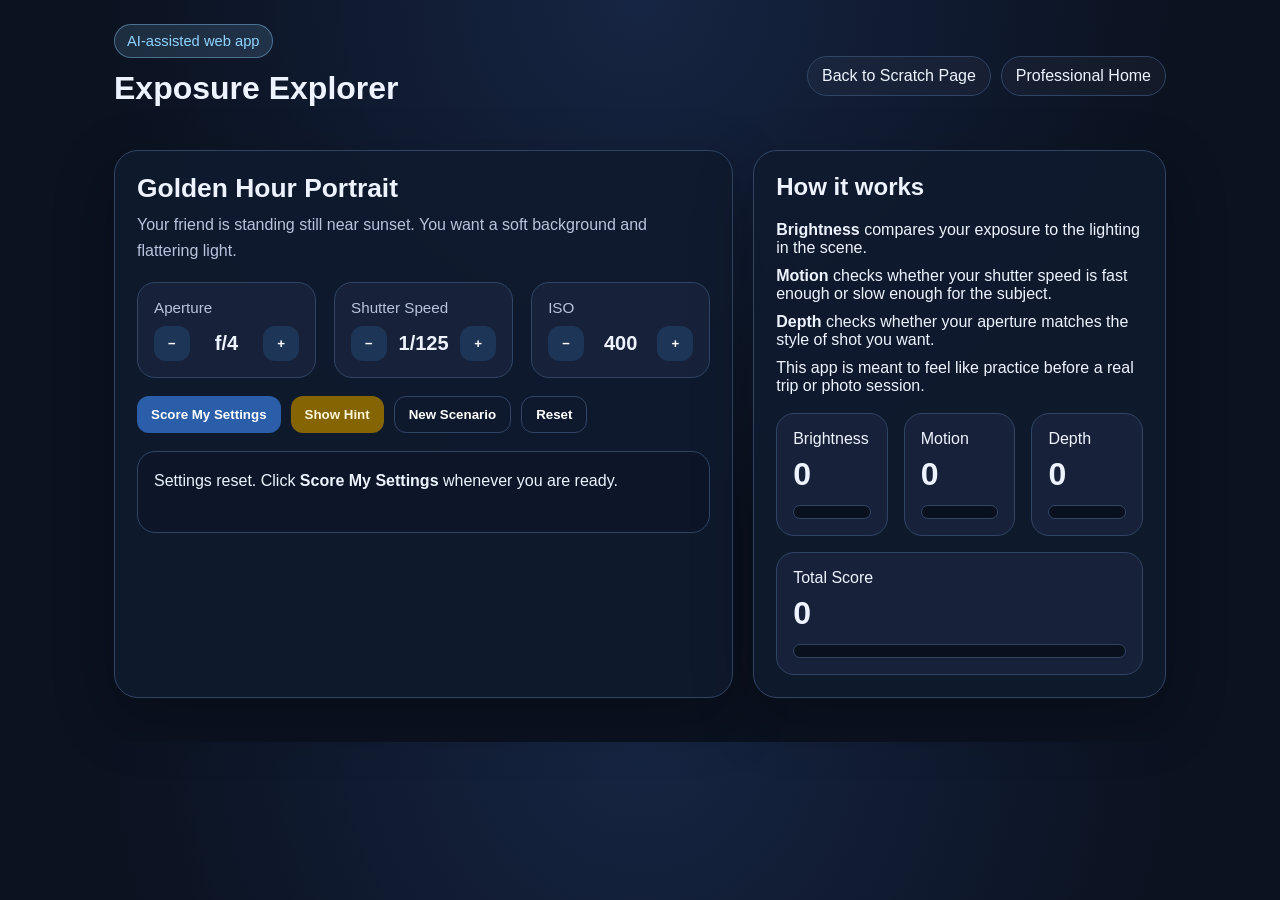
<file: app.html>
<!DOCTYPE html>
<html lang="en">
<head>
  <meta charset="UTF-8" />
  <meta name="viewport" content="width=device-width, initial-scale=1.0" />
  <title>Exposure Explorer</title>
  <style>
    :root{
      --bg:#0b1220;
      --panel:#101a2e;
      --soft:#17223a;
      --line:#304564;
      --text:#eef4ff;
      --muted:#b8c4dd;
      --accent:#8fd3ff;
      --gold:#ffd166;
      --green:#8fe388;
      --red:#ff8e8e;
    }
    *{box-sizing:border-box}
    body{
      margin:0;
      font-family:Arial, Helvetica, sans-serif;
      background:radial-gradient(circle at top, #162543 0%, var(--bg) 55%);
      color:var(--text);
    }
    .wrap{
      max-width:1100px;
      margin:0 auto;
      padding:24px;
    }
    .topnav{
      display:flex;
      flex-wrap:wrap;
      gap:12px;
      justify-content:space-between;
      align-items:center;
      margin-bottom:22px;
    }
    .links{
      display:flex;
      gap:10px;
      flex-wrap:wrap;
    }
    .links a{
      color:var(--text);
      text-decoration:none;
      padding:10px 14px;
      border:1px solid var(--line);
      border-radius:999px;
      background:rgba(255,255,255,0.03);
    }
    .hero{
      display:grid;
      grid-template-columns:1.2fr .8fr;
      gap:20px;
      margin-bottom:20px;
    }
    .panel{
      background:rgba(16,26,46,0.9);
      border:1px solid var(--line);
      border-radius:24px;
      padding:22px;
      box-shadow:0 20px 60px rgba(0,0,0,0.25);
    }
    h1,h2,h3,p{margin-top:0}
    .badge{
      display:inline-block;
      background:rgba(143,211,255,0.14);
      color:var(--accent);
      border:1px solid rgba(143,211,255,0.4);
      border-radius:999px;
      padding:8px 12px;
      margin-bottom:12px;
      font-size:0.92rem;
    }
    .scenario-name{
      font-size:1.65rem;
      margin-bottom:8px;
    }
    .mini{
      color:var(--muted);
      line-height:1.6;
    }
    .grid{
      display:grid;
      grid-template-columns:repeat(3,1fr);
      gap:18px;
      margin-top:18px;
    }
    .control{
      background:var(--soft);
      border:1px solid var(--line);
      border-radius:18px;
      padding:16px;
    }
    .control label{
      display:block;
      color:var(--muted);
      margin-bottom:10px;
      font-size:0.95rem;
    }
    .value-row{
      display:flex;
      align-items:center;
      justify-content:space-between;
      gap:8px;
    }
    .value{
      font-size:1.25rem;
      font-weight:700;
    }
    button{
      cursor:pointer;
      border:none;
      border-radius:12px;
      padding:10px 14px;
      font-weight:700;
      background:#1d3557;
      color:white;
    }
    button:hover{filter:brightness(1.08)}
    .button-bar{
      display:flex;
      flex-wrap:wrap;
      gap:10px;
      margin-top:18px;
    }
    .primary{background:#2a5ea8}
    .gold{background:#856404;color:#fff8d8}
    .ghost{background:transparent;border:1px solid var(--line)}
    .meter{
      margin-top:12px;
      background:#09111f;
      border-radius:999px;
      height:14px;
      overflow:hidden;
      border:1px solid var(--line);
    }
    .fill{
      height:100%;
      width:0%;
      transition:width .35s ease;
    }
    .score-layout{
      display:grid;
      grid-template-columns:repeat(3,1fr);
      gap:16px;
      margin-top:18px;
    }
    .score-card{
      background:var(--soft);
      border:1px solid var(--line);
      border-radius:18px;
      padding:16px;
    }
    .score-big{
      font-size:2rem;
      font-weight:800;
      margin:8px 0 0;
    }
    .hint{
      margin-top:16px;
      padding:14px;
      border-radius:16px;
      background:rgba(255,209,102,0.09);
      border:1px solid rgba(255,209,102,0.4);
      color:#fff1bd;
      display:none;
    }
    .results{
      margin-top:18px;
      padding:16px;
      border-radius:18px;
      background:#0d1629;
      border:1px solid var(--line);
      line-height:1.65;
      min-height:82px;
    }
    .legend{
      display:grid;
      gap:10px;
    }
    .legend p{margin-bottom:0}
    @media (max-width:900px){
      .hero, .grid, .score-layout{grid-template-columns:1fr}
    }
  </style>
</head>
<body>
  <div class="wrap">
    <div class="topnav">
      <div>
        <div class="badge">AI-assisted web app</div>
        <h1>Exposure Explorer</h1>
      </div>
      <div class="links">
        <a href="scratch.html">Back to Scratch Page</a>
        <a href="index.html">Professional Home</a>
      </div>
    </div>

    <div class="hero">
      <div class="panel">
        <h2 id="scenarioTitle" class="scenario-name">Loading scenario...</h2>
        <p id="scenarioDescription" class="mini"></p>

        <div class="grid">
          <div class="control">
            <label>Aperture</label>
            <div class="value-row">
              <button onclick="stepSetting('aperture', -1)">−</button>
              <div id="apertureValue" class="value">f/4</div>
              <button onclick="stepSetting('aperture', 1)">+</button>
            </div>
          </div>

          <div class="control">
            <label>Shutter Speed</label>
            <div class="value-row">
              <button onclick="stepSetting('shutter', -1)">−</button>
              <div id="shutterValue" class="value">1/125</div>
              <button onclick="stepSetting('shutter', 1)">+</button>
            </div>
          </div>

          <div class="control">
            <label>ISO</label>
            <div class="value-row">
              <button onclick="stepSetting('iso', -1)">−</button>
              <div id="isoValue" class="value">400</div>
              <button onclick="stepSetting('iso', 1)">+</button>
            </div>
          </div>
        </div>

        <div class="button-bar">
          <button class="primary" onclick="scoreSetup()">Score My Settings</button>
          <button class="gold" onclick="showHint()">Show Hint</button>
          <button class="ghost" onclick="randomScenario()">New Scenario</button>
          <button class="ghost" onclick="resetSettings()">Reset</button>
        </div>

        <div id="hintBox" class="hint"></div>
        <div id="results" class="results">Set your camera settings, then click <strong>Score My Settings</strong> to see how well they fit the scene.</div>
      </div>

      <div class="panel">
        <h2>How it works</h2>
        <div class="legend">
          <p><strong>Brightness</strong> compares your exposure to the lighting in the scene.</p>
          <p><strong>Motion</strong> checks whether your shutter speed is fast enough or slow enough for the subject.</p>
          <p><strong>Depth</strong> checks whether your aperture matches the style of shot you want.</p>
          <p>This app is meant to feel like practice before a real trip or photo session.</p>
        </div>

        <div class="score-layout">
          <div class="score-card">
            <div>Brightness</div>
            <div id="brightnessScore" class="score-big">0</div>
            <div class="meter"><div id="brightnessFill" class="fill"></div></div>
          </div>
          <div class="score-card">
            <div>Motion</div>
            <div id="motionScore" class="score-big">0</div>
            <div class="meter"><div id="motionFill" class="fill"></div></div>
          </div>
          <div class="score-card">
            <div>Depth</div>
            <div id="depthScore" class="score-big">0</div>
            <div class="meter"><div id="depthFill" class="fill"></div></div>
          </div>
        </div>

        <div class="score-card" style="margin-top:16px;">
          <div>Total Score</div>
          <div id="totalScore" class="score-big">0</div>
          <div class="meter"><div id="totalFill" class="fill"></div></div>
        </div>
      </div>
    </div>
  </div>

  <script>
    const apertureOptions = [1.8, 2.8, 4, 5.6, 8, 11, 16];
    const shutterOptions = [
      { label: '1/2000', value: 1/2000 },
      { label: '1/1000', value: 1/1000 },
      { label: '1/500', value: 1/500 },
      { label: '1/250', value: 1/250 },
      { label: '1/125', value: 1/125 },
      { label: '1/60', value: 1/60 },
      { label: '1/30', value: 1/30 },
      { label: '1/15', value: 1/15 }
    ];
    const isoOptions = [100, 200, 400, 800, 1600, 3200, 6400];

    const scenarios = [
      {
        title: 'Golden Hour Portrait',
        description: 'Your friend is standing still near sunset. You want a soft background and flattering light.',
        targetEV: 10,
        motionTarget: 1/125,
        depthTarget: 'shallow',
        hint: 'Use a wider aperture for blur, a medium shutter speed because the subject is mostly still, and keep ISO as low as the light allows.'
      },
      {
        title: 'Busy European Street at Night',
        description: 'You are handholding your camera in a lively city square after dark. You want a usable travel photo without too much blur.',
        targetEV: 4,
        motionTarget: 1/125,
        depthTarget: 'medium',
        hint: 'Night scenes need more light. Open your aperture, raise ISO, and avoid using a shutter speed that is too slow to handhold.'
      },
      {
        title: 'Fast Cyclist Passing By',
        description: 'A cyclist suddenly enters the frame in daylight. You want the rider sharp.',
        targetEV: 13,
        motionTarget: 1/1000,
        depthTarget: 'medium',
        hint: 'Fast motion means a fast shutter speed. If that darkens the image, compensate with ISO or a wider aperture.'
      },
      {
        title: 'Mountain Landscape Midday',
        description: 'You are taking a wide scenic shot in bright daylight and want foreground and background to look sharp.',
        targetEV: 14,
        motionTarget: 1/125,
        depthTarget: 'deep',
        hint: 'Landscapes usually benefit from a narrower aperture for depth. Midday light gives you room to keep ISO low.'
      }
    ];

    let state = {
      apertureIndex: 2,
      shutterIndex: 4,
      isoIndex: 2,
      scenario: scenarios[0]
    };

    function clamp(num, min, max){
      return Math.min(Math.max(num, min), max);
    }

    function updateDisplay(){
      document.getElementById('apertureValue').textContent = `f/${apertureOptions[state.apertureIndex]}`;
      document.getElementById('shutterValue').textContent = shutterOptions[state.shutterIndex].label;
      document.getElementById('isoValue').textContent = `${isoOptions[state.isoIndex]}`;
      document.getElementById('scenarioTitle').textContent = state.scenario.title;
      document.getElementById('scenarioDescription').textContent = state.scenario.description;
      document.getElementById('hintBox').style.display = 'none';
    }

    function stepSetting(setting, direction){
      const key = `${setting}Index`;
      let max = 0;
      if(setting === 'aperture') max = apertureOptions.length - 1;
      if(setting === 'shutter') max = shutterOptions.length - 1;
      if(setting === 'iso') max = isoOptions.length - 1;
      state[key] = clamp(state[key] + direction, 0, max);
      updateDisplay();
    }

    function randomScenario(){
      const current = state.scenario.title;
      const choices = scenarios.filter(s => s.title !== current);
      state.scenario = choices[Math.floor(Math.random() * choices.length)];
      resetSettings(false);
    }

    function resetSettings(changeResult = true){
      state.apertureIndex = 2;
      state.shutterIndex = 4;
      state.isoIndex = 2;
      updateDisplay();
      if(changeResult){
        document.getElementById('results').innerHTML = 'Settings reset. Click <strong>Score My Settings</strong> whenever you are ready.';
      } else {
        document.getElementById('results').innerHTML = 'New scenario loaded. Adjust your settings and then click <strong>Score My Settings</strong>.';
      }
      setScores(0,0,0,0);
    }

    function showHint(){
      const hintBox = document.getElementById('hintBox');
      hintBox.textContent = state.scenario.hint;
      hintBox.style.display = 'block';
    }

    function setScores(brightness, motion, depth, total){
      const items = [
        ['brightnessScore','brightnessFill',brightness],
        ['motionScore','motionFill',motion],
        ['depthScore','depthFill',depth],
        ['totalScore','totalFill',total]
      ];
      items.forEach(([textId, fillId, score]) => {
        document.getElementById(textId).textContent = Math.round(score);
        const fill = document.getElementById(fillId);
        fill.style.width = `${score}%`;
        fill.style.background = score >= 80 ? 'var(--green)' : score >= 60 ? 'var(--gold)' : 'var(--red)';
      });
    }

    function calcEV(aperture, shutter, iso){
      return Math.log2((aperture * aperture) / shutter) - Math.log2(iso / 100);
    }

    function scoreBrightness(actualEV, targetEV){
      const diff = Math.abs(actualEV - targetEV);
      return clamp(100 - diff * 22, 0, 100);
    }

    function scoreMotion(shutter, target){
      const ratio = shutter / target;
      if(ratio >= 1){ return 100; }
      if(ratio >= 0.75){ return 82; }
      if(ratio >= 0.5){ return 65; }
      if(ratio >= 0.25){ return 40; }
      return 15;
    }

    function scoreDepth(aperture, target){
      if(target === 'shallow'){
        if(aperture <= 2.8) return 100;
        if(aperture <= 4) return 82;
        if(aperture <= 5.6) return 58;
        return 28;
      }
      if(target === 'medium'){
        if(aperture > 2.8 && aperture <= 8) return 100;
        if(aperture <= 11) return 72;
        return 45;
      }
      if(target === 'deep'){
        if(aperture >= 8 && aperture <= 16) return 100;
        if(aperture >= 5.6) return 75;
        return 32;
      }
      return 50;
    }

    function buildFeedback(total, brightness, motion, depth, actualEV){
      const comments = [];
      if(brightness < 65){
        if(actualEV > state.scenario.targetEV){
          comments.push('Your settings make the image too dark for this scene.');
        } else {
          comments.push('Your settings make the image too bright for this scene.');
        }
      } else {
        comments.push('Your brightness is in a solid range for the light in this scene.');
      }

      if(motion < 65){
        comments.push('Your shutter speed is likely too slow for the kind of movement or handholding involved.');
      } else {
        comments.push('Your shutter speed matches the motion needs pretty well.');
      }

      if(depth < 65){
        comments.push('Your aperture does not quite match the style of depth of field this shot needs.');
      } else {
        comments.push('Your aperture choice fits the look this scene calls for.');
      }

      let overall = 'Keep adjusting and try again.';
      if(total >= 90) overall = 'Excellent setup. This is very close to what a photographer would realistically use.';
      else if(total >= 75) overall = 'Strong setup. A few tweaks could make it even better.';
      else if(total >= 60) overall = 'You are on the right track, but one or two settings are holding the shot back.';

      return `<strong>${overall}</strong><br>${comments.join(' ')}`;
    }

    function scoreSetup(){
      const aperture = apertureOptions[state.apertureIndex];
      const shutter = shutterOptions[state.shutterIndex].value;
      const iso = isoOptions[state.isoIndex];
      const actualEV = calcEV(aperture, shutter, iso);

      const brightness = scoreBrightness(actualEV, state.scenario.targetEV);
      const motion = scoreMotion(shutter, state.scenario.motionTarget);
      const depth = scoreDepth(aperture, state.scenario.depthTarget);
      const total = Math.round((brightness + motion + depth) / 3);

      setScores(brightness, motion, depth, total);
      document.getElementById('results').innerHTML = buildFeedback(total, brightness, motion, depth, actualEV);
    }

    updateDisplay();
    resetSettings();
  </script>
</body>
</html>
</file>
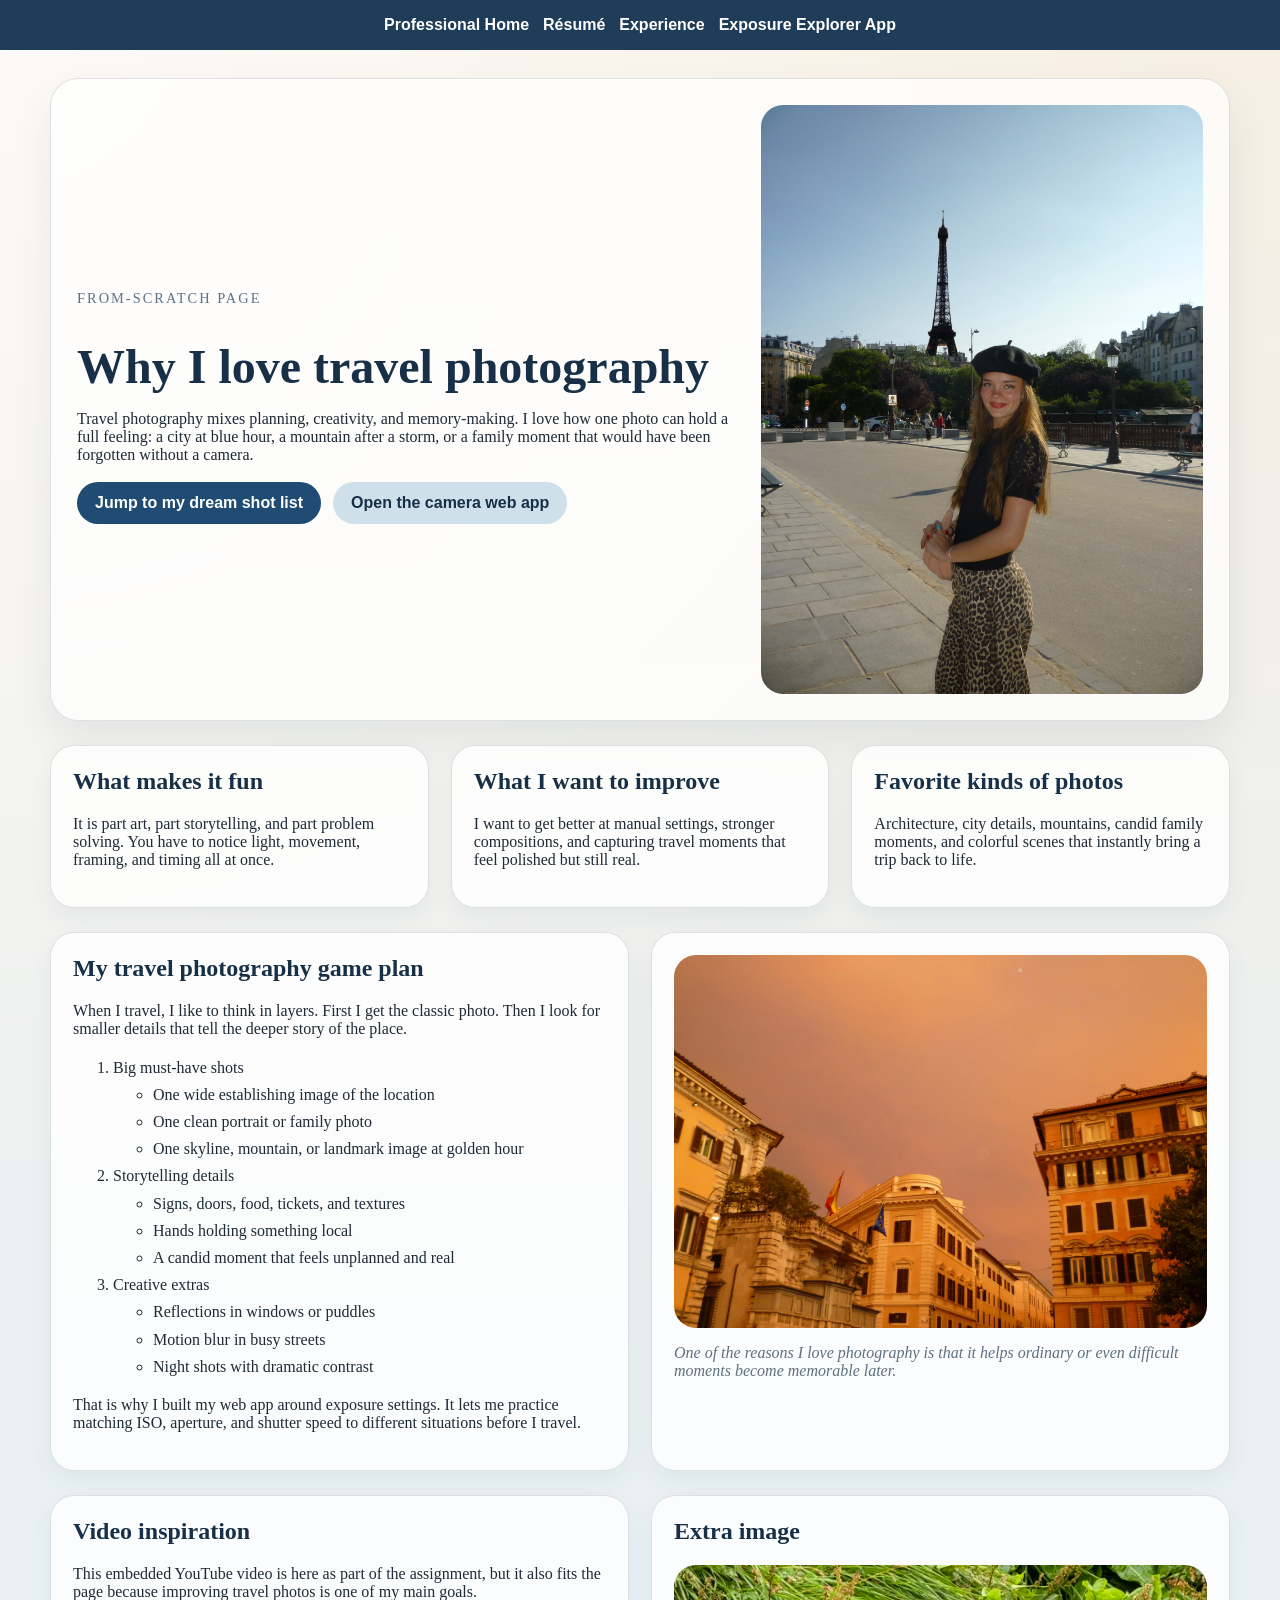
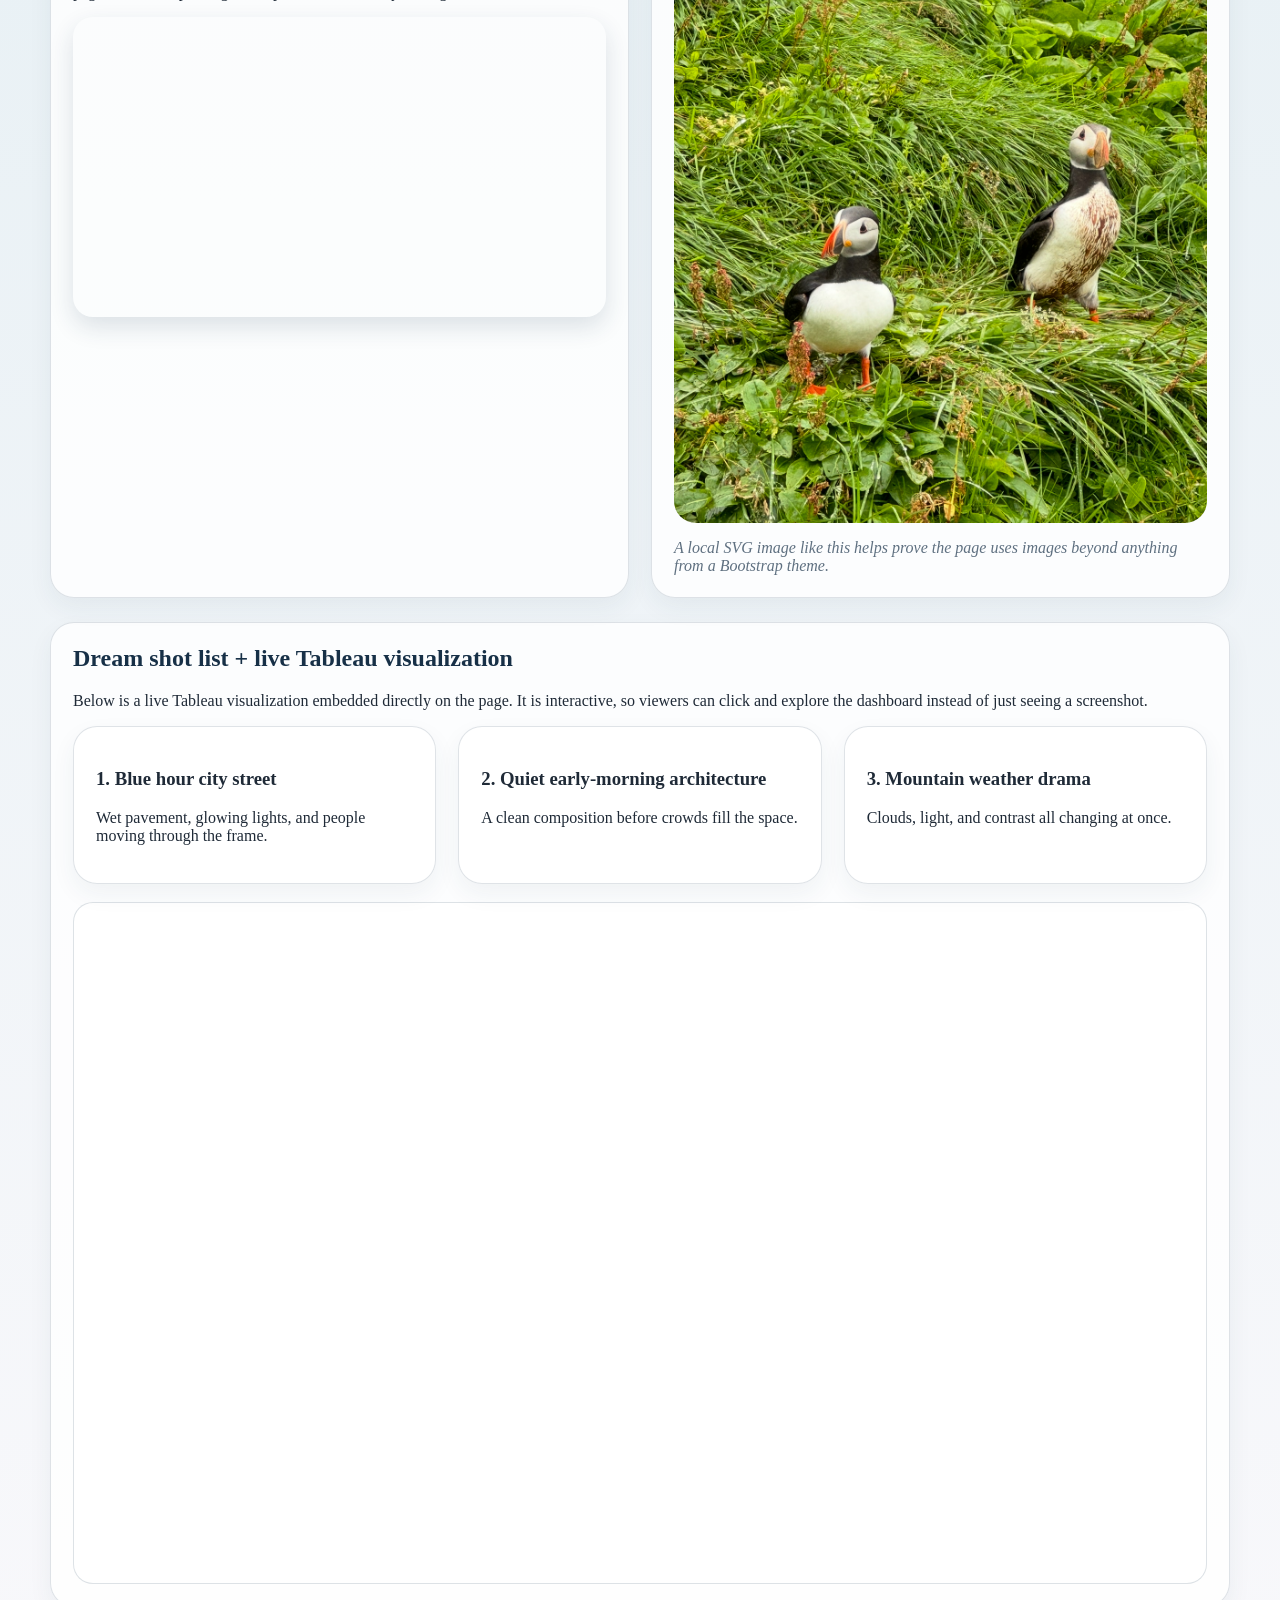
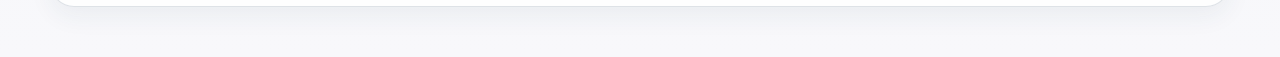
<file: scratch.html>
<!DOCTYPE html>
<html lang="en">
<head>
  <meta charset="UTF-8" />
  <meta name="viewport" content="width=device-width, initial-scale=1.0" />
  <title>Travel Photography | From-Scratch Page</title>
  <link rel="stylesheet" href="assets/scratch.css" />
  <script type="module" src="https://public.tableau.com/javascripts/api/tableau.embedding.3.latest.min.js"></script>
</head>
<body>
  <div class="topbar">
    <a href="index.html">Professional Home</a>
    <a href="resume.html">Résumé</a>
    <a href="projects.html">Experience</a>
    <a href="app.html">Exposure Explorer App</a>
  </div>

  <div class="page-shell">
    <div class="hero-box">
      <div class="hero-text">
        <p class="eyebrow">FROM-SCRATCH PAGE</p>
        <h1>Why I love travel photography</h1>
        <p>
          Travel photography mixes planning, creativity, and memory-making. I love how one photo can hold a full feeling:
          a city at blue hour, a mountain after a storm, or a family moment that would have been forgotten without a camera.
        </p>
        <div class="button-row">
          <a class="button" href="#dream-shot-list">Jump to my dream shot list</a>
          <a class="button button-secondary" href="app.html">Open the camera web app</a>
        </div>
      </div>
      <div class="hero-art">
        <img src="images/P1060105.jpg" alt="Travel photo" />
      </div>
    </div>

    <div class="three-up">
      <div class="info-card">
        <h2>What makes it fun</h2>
        <p>
          It is part art, part storytelling, and part problem solving. You have to notice light, movement, framing, and timing
          all at once.
        </p>
      </div>
      <div class="info-card">
        <h2>What I want to improve</h2>
        <p>
          I want to get better at manual settings, stronger compositions, and capturing travel moments that feel polished but
          still real.
        </p>
      </div>
      <div class="info-card">
        <h2>Favorite kinds of photos</h2>
        <p>
          Architecture, city details, mountains, candid family moments, and colorful scenes that instantly bring a trip back
          to life.
        </p>
      </div>
    </div>

    <div class="split-layout">
      <div class="content-panel">
        <h2>My travel photography game plan</h2>
        <p>
          When I travel, I like to think in layers. First I get the classic photo. Then I look for smaller details that tell the
          deeper story of the place.
        </p>

        <ol>
          <li>
            Big must-have shots
            <ul>
              <li>One wide establishing image of the location</li>
              <li>One clean portrait or family photo</li>
              <li>One skyline, mountain, or landmark image at golden hour</li>
            </ul>
          </li>
          <li>
            Storytelling details
            <ul>
              <li>Signs, doors, food, tickets, and textures</li>
              <li>Hands holding something local</li>
              <li>A candid moment that feels unplanned and real</li>
            </ul>
          </li>
          <li>
            Creative extras
            <ul>
              <li>Reflections in windows or puddles</li>
              <li>Motion blur in busy streets</li>
              <li>Night shots with dramatic contrast</li>
            </ul>
          </li>
        </ol>

        <p>
          That is why I built my web app around exposure settings. It lets me practice matching ISO, aperture, and shutter speed
          to different situations before I travel.
        </p>
      </div>

      <div class="content-panel">
        <img class="feature-image" src="images/E78467AF-87EE-4C29-AA0A-4AB5AEE8B95A.JPG" alt="Mountain travel photo" />
        <p class="caption">
          One of the reasons I love photography is that it helps ordinary or even difficult moments become memorable later.
        </p>
      </div>
    </div>

    <div class="media-grid">
      <div class="content-panel">
        <h2>Video inspiration</h2>
        <p>
          This embedded YouTube video is here as part of the assignment, but it also fits the page because improving travel photos
          is one of my main goals.
        </p>
        <div class="video-wrapper">
          <iframe
            src="https://www.youtube-nocookie.com/embed/1SwOq_87aUY"
            title="Travel photography tips video"
            allow="accelerometer; autoplay; clipboard-write; encrypted-media; gyroscope; picture-in-picture; web-share"
            allowfullscreen>
          </iframe>
        </div>
      </div>

      <div class="content-panel">
        <h2>Extra image</h2>
        <img class="feature-image" src="images/IMG_0097.jpg" alt="Europe travel photo" />
        <p class="caption">A local SVG image like this helps prove the page uses images beyond anything from a Bootstrap theme.</p>
      </div>
    </div>

    <div class="content-panel tableau-panel" id="dream-shot-list">
      <h2>Dream shot list + live Tableau visualization</h2>
      <p>
        Below is a live Tableau visualization embedded directly on the page. It is interactive, so viewers can click and explore
        the dashboard instead of just seeing a screenshot.
      </p>

      <div class="shot-grid">
        <div class="shot-card">
          <h3>1. Blue hour city street</h3>
          <p>Wet pavement, glowing lights, and people moving through the frame.</p>
        </div>
        <div class="shot-card">
          <h3>2. Quiet early-morning architecture</h3>
          <p>A clean composition before crowds fill the space.</p>
        </div>
        <div class="shot-card">
          <h3>3. Mountain weather drama</h3>
          <p>Clouds, light, and contrast all changing at once.</p>
        </div>
      </div>

      <div class="tableau-wrapper">
        <tableau-viz
          id="tableauViz"
          src="https://public.tableau.com/views/RegionalSampleWorkbook/Flights"
          toolbar="bottom"
          hide-tabs>
        </tableau-viz>
      </div>
    </div>
  </div>
</body>
</html>
</file>
<file: assets/scratch.css>
body {
  margin: 0;
  font-family: Georgia, "Times New Roman", serif;
  color: #1f2a37;
  background:
    radial-gradient(circle at top left, rgba(255,255,255,0.7), transparent 35%),
    linear-gradient(180deg, #f7efe3 0%, #e9f1f5 48%, #f8f8fb 100%);
}

.topbar {
  background-color: #1f3c58;
  padding: 16px 22px;
  display: flex;
  gap: 14px;
  flex-wrap: wrap;
  justify-content: center;
}

.topbar a {
  color: #ffffff;
  text-decoration: none;
  font-family: Arial, Helvetica, sans-serif;
  font-weight: bold;
}

.page-shell {
  max-width: 1180px;
  margin: 0 auto;
  padding: 28px 20px 50px;
}

.hero-box,
.split-layout,
.media-grid,
.three-up,
.shot-grid {
  display: grid;
  gap: 22px;
}

.hero-box {
  grid-template-columns: 1.2fr 0.8fr;
  align-items: center;
  background: rgba(255, 255, 255, 0.72);
  border: 1px solid rgba(31, 60, 88, 0.14);
  border-radius: 28px;
  padding: 26px;
  box-shadow: 0 20px 40px rgba(31, 60, 88, 0.08);
}

.hero-text h1 {
  font-size: 3rem;
  margin-bottom: 12px;
  color: #173047;
}

.eyebrow {
  letter-spacing: 0.14em;
  color: #5b7288;
  font-size: 0.9rem;
  margin-bottom: 8px;
}

.hero-art img,
.feature-image {
  width: 100%;
  display: block;
  border-radius: 22px;
}

.button-row {
  display: flex;
  gap: 12px;
  flex-wrap: wrap;
  margin-top: 18px;
}

.button {
  background: #204c73;
  color: #fff;
  text-decoration: none;
  padding: 12px 18px;
  border-radius: 999px;
  font-family: Arial, Helvetica, sans-serif;
  font-weight: bold;
}

.button-secondary {
  background: #cfe0eb;
  color: #173047;
}

.three-up {
  grid-template-columns: repeat(3, 1fr);
  margin-top: 24px;
}

.info-card,
.content-panel,
.shot-card {
  background: rgba(255, 255, 255, 0.8);
  border: 1px solid rgba(31, 60, 88, 0.14);
  border-radius: 24px;
  padding: 22px;
  box-shadow: 0 10px 24px rgba(31, 60, 88, 0.06);
}

.info-card h2,
.content-panel h2 {
  color: #173047;
  margin-top: 0;
}

.split-layout,
.media-grid {
  grid-template-columns: repeat(2, 1fr);
  margin-top: 24px;
}

.caption {
  color: #5f7080;
  font-style: italic;
  margin-bottom: 0;
}

.video-wrapper {
  position: relative;
  width: 100%;
  padding-top: 56.25%;
  border-radius: 20px;
  overflow: hidden;
  box-shadow: 0 10px 24px rgba(31, 60, 88, 0.14);
}

.video-wrapper iframe {
  position: absolute;
  inset: 0;
  width: 100%;
  height: 100%;
  border: 0;
}

.tableau-panel {
  margin-top: 24px;
}

.shot-grid {
  grid-template-columns: repeat(3, 1fr);
  margin-bottom: 18px;
}

.tableau-wrapper {
  min-height: 680px;
  background: #ffffff;
  border-radius: 20px;
  overflow: hidden;
  border: 1px solid rgba(31, 60, 88, 0.15);
}

tableau-viz {
  width: 100%;
  min-height: 680px;
}

ol, ul {
  line-height: 1.7;
}

@media (max-width: 900px) {
  .hero-box,
  .split-layout,
  .media-grid,
  .three-up,
  .shot-grid {
    grid-template-columns: 1fr;
  }

  .hero-text h1 {
    font-size: 2.2rem;
  }
}
</file>
